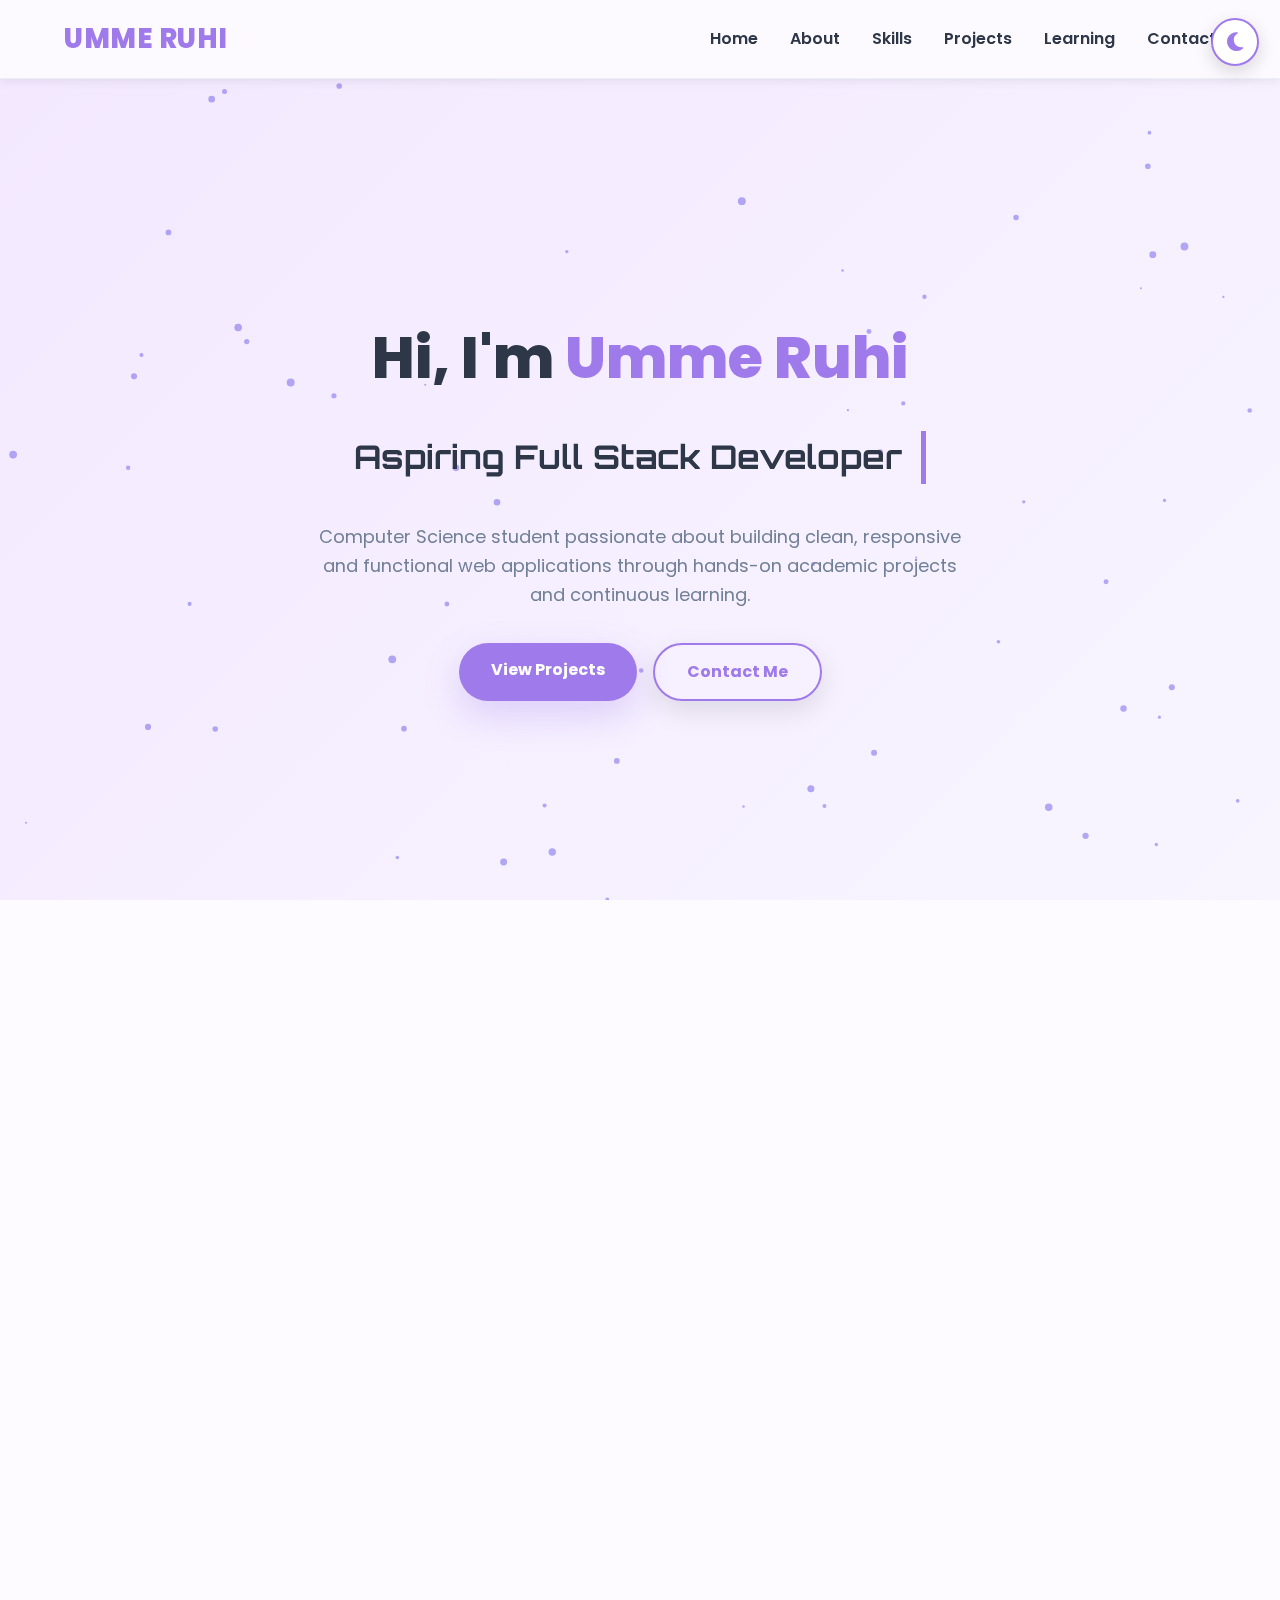
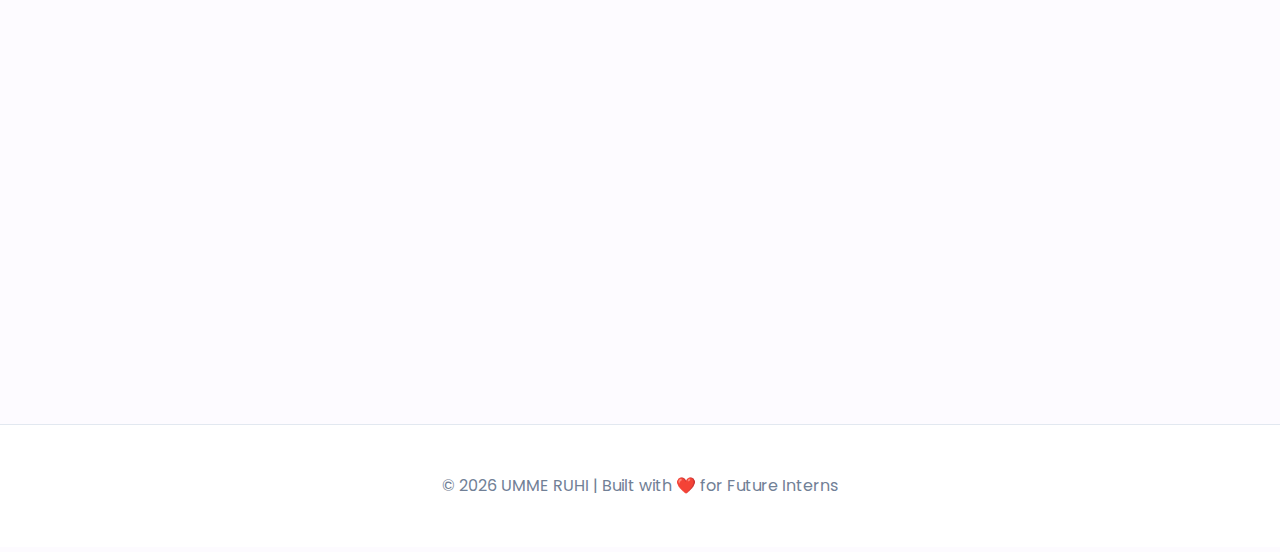
<file: index.html>
<!DOCTYPE html>
<html lang="en" data-theme="light">
<head>
  <meta charset="UTF-8" />
  <meta name="viewport" content="width=device-width, initial-scale=1.0"/>
  <meta name="description" content="Umme Ruhi - Computer Science student & aspiring Full Stack Developer | Portfolio with academic projects in web development"/>
  <title>Umme Ruhi | Aspiring Full Stack Developer</title>
  <link rel="stylesheet" href="https://cdnjs.cloudflare.com/ajax/libs/font-awesome/6.5.0/css/all.min.css"/>
  <link href="https://fonts.googleapis.com/css2?family=Poppins:wght@300;400;500;600;700&family=Orbitron:wght@500&display=swap" rel="stylesheet">
  <link rel="stylesheet" href="style.css"/>
</head>
<body>

  <!-- Theme Toggle -->
  <button class="theme-toggle" aria-label="Toggle Dark/Light Mode" title="Toggle theme">
    <i class="fas fa-moon"></i>
  </button>

  <!-- Navbar -->
  <nav class="navbar">
    <div class="container">
      <div class="logo">UMME RUHI</div>
      <ul class="nav-links">
        <li><a href="#home">Home</a></li>
        <li><a href="#about">About</a></li>
        <li><a href="#skills">Skills</a></li>
        <li><a href="#projects">Projects</a></li>
        <li><a href="#learning">Learning</a></li>
        <li><a href="#contact">Contact</a></li>
      </ul>
      <div class="hamburger">
        <span></span>
        <span></span>
        <span></span>
      </div>
    </div>
  </nav>

  <!-- Hero -->
  <section id="home" class="hero">
    <canvas id="particles-canvas"></canvas>
    <div class="container hero-content">
      <h1>Hi, I'm <span class="highlight">Umme Ruhi</span></h1>
      <h2 class="typing">Aspiring Full Stack Developer<span class="cursor"></span></h2>
      <p>Computer Science student passionate about building clean, responsive and functional web applications through hands-on academic projects and continuous learning.</p>
      <div class="hero-buttons">
        <a href="#projects" class="btn primary">View Projects</a>
        <a href="#contact" class="btn outline">Contact Me</a>
      </div>
    </div>
  </section>

  <!-- About -->
  <section id="about" class="about section-hidden">
    <div class="container">
      <h2 class="section-title">About Me</h2>
      <div class="about-content">
        <div class="about-text">
          <p>I'm a Computer Science student from Ballari, Karnataka, deeply interested in full-stack web development. I enjoy turning ideas into working applications and continuously improving my skills through structured learning and real projects.</p>

          <p>Through the <strong>Future Interns 2026</strong> program and personal practice, I've built several complete applications — strengthening both frontend design and backend logic.</p>

          <p>My current focus is on writing cleaner, more maintainable code, understanding full request-response cycles, and preparing to contribute to real-world development projects.</p>

          <p><strong>Goal:</strong> Become a reliable full-stack developer capable of building end-to-end solutions and eventually helping other students from similar backgrounds.</p>
        </div>
        <div class="avatar-gradient about-monogram">UR</div>
      </div>
    </div>
  </section>

  <!-- Skills -->
  <section id="skills" class="skills section-hidden">
    <div class="container">
      <h2 class="section-title">Technical Skills</h2>
      <div class="skills-grid">

        <div class="skill-category">
          <h3>Frontend</h3>
          <div class="skill">
            <span>HTML5 & CSS3</span>
            <div class="progress-bar"><div class="progress" style="--width: 90%"></div></div>
          </div>
          <div class="skill">
            <span>JavaScript (ES6+)</span>
            <div class="progress-bar"><div class="progress" style="--width: 75%"></div></div>
          </div>
          <div class="skill">
            <span>Responsive Design</span>
            <div class="progress-bar"><div class="progress" style="--width: 80%"></div></div>
          </div>
        </div>

        <div class="skill-category">
          <h3>Backend & Database</h3>
          <div class="skill">
            <span>PHP</span>
            <div class="progress-bar"><div class="progress" style="--width: 70%"></div></div>
          </div>
          <div class="skill">
            <span>MySQL</span>
            <div class="progress-bar"><div class="progress" style="--width: 65%"></div></div>
          </div>
        </div>

        <div class="skill-category">
          <h3>Tools & Version Control</h3>
          <div class="skill">
            <span>Git & GitHub (Basics)</span>
            <div class="progress-bar"><div class="progress" style="--width: 60%"></div></div>
          </div>
          <div class="skill">
            <span>VS Code</span>
            <div class="progress-bar"><div class="progress" style="--width: 85%"></div></div>
          </div>
        </div>

      </div>
    </div>
  </section>

  <!-- Projects -->
  <section id="projects" class="projects section-hidden">
    <div class="container">
      <h2 class="section-title">Academic Projects</h2>
      <div class="projects-grid">

        <div class="project-card">
          <img src="images/hospital.png" alt="Hospital Management System" class="project-img">
          <div class="project-info">
            <h3>Hospital Management System</h3>
            <p>Web application for managing patients, doctors, appointments, rooms and basic admin functionalities.</p>
            <div class="project-tags">
              <span>PHP</span><span>MySQL</span><span>HTML</span><span>CSS</span><span>JavaScript</span>
            </div>
            <div class="project-links">
               <a href="https://github.com/ummeruhi/hospital_management_system" target="_blank">GitHub</a>
            </div>
          </div>
        </div>

        <div class="project-card">
          <img src="images/hotel.png" alt="Hotel Management System" class="project-img">
          <div class="project-info">
            <h3>Hotel Management System</h3>
            <p>Application to handle room bookings, availability, check-in/check-out and admin dashboard.</p>
            <div class="project-tags">
              <span>PHP</span><span>MySQL</span><span>HTML</span><span>CSS</span>
            </div>
            <div class="project-links">
              <a href="https://github.com/ummeruhi/hotel_management_system" target="_blank">GitHub</a>
            </div>
          </div>
        </div>

        <!-- Smart Travel Companion -->
      <div class="project-card">
        <img src="images/travel.png" alt="Smart Travel Companion Screenshot" class="project-img">
        <div class="project-info">
          <h3>Smart Travel Companion</h3>
          <p>Web app that suggests travel plans, hotels, transport, and events for selected destinations.</p>
          <div class="project-tags">
            <span>React</span><span>Node.js</span><span>APIs</span>
          </div>
          <div class="project-links">
           <a href="https://github.com/ummeruhi/smart_travel_planner" target="_blank">GitHub</a>
          </div>
        </div>
      </div>

        <div class="project-card">
          <img src="images/ecommerce.png" alt="E-commerce Website" class="project-img">
          <div class="project-info">
            <h3>E-commerce Website</h3>
            <p>Online store simulation with product listing, cart functionality and basic checkout flow.</p>
            <div class="project-tags">
              <span>PHP</span><span>MySQL</span><span>HTML</span><span>CSS</span><span>JavaScript</span>
            </div>
            <div class="project-links">
               <a href="https://github.com/ummeruhi/e_commerce" target="_blank">GitHub</a>
            </div>
          </div>
        </div>

        <!-- AI Image Generator -->
      <div class="project-card">
        <img src="images/ai-image.png" alt="AI Image Generator Screenshot" class="project-img">
        <div class="project-info">
          <h3>AI Image Generator</h3>
          <p>Frontend-only app that generates images using AI APIs (backend not implemented).</p>
          <div class="project-tags">
            <span>HTML</span><span>CSS</span><span>JavaScript</span>
          </div>
          <div class="project-links">
             <a href="https://github.com/ummeruhi/ai_image_generator" target="_blank">GitHub</a>
          </div>
        </div>
      </div>
        <div class="project-card">
          <img src="images/portfolio.png" alt="Personal Portfolio" class="project-img">
          <div class="project-info">
            <h3>Personal Portfolio Website</h3>
            <p>Responsive single-page portfolio with dark mode, smooth animations and contact form — created for Future Interns Task 1.</p>
            <div class="project-tags">
              <span>HTML</span><span>CSS</span><span>JavaScript</span>
            </div>
            <div class="project-links">
               <a href="https://github.com/ummeruhi/FUTURE_FS_01" target="_blank">GitHub</a>
            </div>
          </div>
        </div>

      </div>
    </div>
  </section>

  <!-- Learning Journey -->
  <section id="learning" class="section-hidden" style="padding: 6rem 0; background: var(--card);">
    <div class="container">
      <h2 class="section-title">Learning Journey</h2>
      <div style="max-width: 800px; margin: 0 auto; text-align: center;">
        <p style="font-size: 1.15rem; margin-bottom: 2.5rem; color: var(--text-light);">
          I believe consistent practice and reflection are the fastest ways to grow as a developer. Right now I'm focusing on:
        </p>
        <ul style="list-style: none; display: flex; flex-wrap: wrap; gap: 1.2rem; justify-content: center; font-size: 1.05rem;">
          <li style="background: var(--primary); color: white; padding: 0.7rem 1.5rem; border-radius: 50px;">Building projects regularly</li>
          <li style="background: var(--primary); color: white; padding: 0.7rem 1.5rem; border-radius: 50px;">Improving code quality & structure</li>
          <li style="background: var(--primary); color: white; padding: 0.7rem 1.5rem; border-radius: 50px;">Better debugging & problem solving</li>
          <li style="background: var(--primary); color: white; padding: 0.7rem 1.5rem; border-radius: 50px;">Learning modern backend patterns</li>
        </ul>
      </div>
    </div>
  </section>

    <!-- Contact -->
  <section id="contact" class="contact section-hidden">
    <div class="container">
      <h2 class="section-title" style="text-align: center;">Get in Touch</h2>
      
      <form id="contact-form" class="contact-form" action="https://formspree.io/f/mjgeooev" method="POST">
        <input type="text" name="name" placeholder="Name" required/>
        <input type="email" name="_replyto" placeholder="Email" required/>
        <textarea name="message" placeholder="Message" rows="5" required></textarea>
        <input type="hidden" name="_subject" value="New message from Umme Ruhi Portfolio"/>
        <button type="submit" class="btn primary">Send Message</button>
        <p id="form-status" style="margin-top: 1.5rem; font-weight: 500; text-align: center; min-height: 1.5rem;"></p>
      </form>

      <div class="social-links">
        <a href="https://github.com/ummeruhi"><i class="fab fa-github"></i></a>
        <a href="https://www.linkedin.com/in/umme-ruhi-3a784a300"><i class="fab fa-linkedin"></i></a>
      </div>
    </div>
  </section>

  <!-- Back to Top -->
  <button class="back-to-top"><i class="fas fa-arrow-up"></i></button>

  <footer>
    <div class="container">
      <p>© 2026 UMME RUHI | Built with ❤️ for Future Interns</p>
    </div>
  </footer>

  <script src="script.js"></script>
</body>
</html>
</file>
<file: style.css>
:root{
  --primary:#9f7aea;
  --primary-dark:#7c3aed;
  --primary-light:#d6bcfa;
  --accent:#f3e8ff;
  --text:#2d3748;
  --text-light:#718096;
  --bg:#fdfbff;
  --card:#ffffff;
  --border:#e2e8f0;
  --gradient:linear-gradient(135deg,#c084fc,#9f7aea,#b794f4);

  --nav-h: 78px;
}

[data-theme="dark"]{
  --primary:#c084fc;
  --primary-dark:#b794f4;
  --primary-light:#d6bcfa;
  --accent:#2d1b4e;
  --text:#e2e8f0;
  --text-light:#a0aec0;
  --bg:#1a202c;
  --card:#2d3748;
  --border:#4a5568;
  --gradient:linear-gradient(135deg,#b794f4,#9f7aea);
}

/* Base */
*{margin:0;padding:0;box-sizing:border-box;}
html{scroll-behavior:smooth;}
body{
  font-family:'Poppins',sans-serif;
  background:var(--bg);
  color:var(--text);
  line-height:1.6;
  transition:background .35s ease,color .35s ease;
}
img{max-width:100%;display:block;}
.container{max-width:1200px;margin:0 auto;padding:0 1.5rem;}

/* Ensure anchor scroll doesn’t hide behind fixed navbar */
section{scroll-margin-top: calc(var(--nav-h) + 20px);}

/* Preloader */
.preloader{
  position:fixed;inset:0;
  background:linear-gradient(135deg,rgba(243,232,255,.92),rgba(253,251,255,.92));
  display:flex;flex-direction:column;align-items:center;justify-content:center;
  gap:1rem;z-index:5000;
  backdrop-filter:blur(12px);
  transition:opacity .35s ease,visibility .35s ease;
}
[data-theme="dark"] .preloader{
  background:linear-gradient(135deg,rgba(45,27,78,.92),rgba(26,32,44,.92));
}
.preloader.hidden{opacity:0;visibility:hidden;pointer-events:none;}
.loader{display:flex;gap:10px;}
.loader .dot{
  width:10px;height:10px;border-radius:50%;
  background:var(--primary);
  animation:bounce .7s infinite alternate;
}
.loader .dot:nth-child(2){animation-delay:.15s;}
.loader .dot:nth-child(3){animation-delay:.3s;}
@keyframes bounce{from{transform:translateY(0);opacity:.65;}to{transform:translateY(-10px);opacity:1;}}
.loader-text{color:var(--text-light);font-weight:600;}

/* Scroll progress */
.scroll-progress{
  position:fixed;top:0;left:0;width:100%;height:4px;
  z-index:2500;background:transparent;
}
.scroll-progress span{
  display:block;height:100%;width:0%;
  background:var(--gradient);
  box-shadow:0 0 18px rgba(159,122,234,.55);
}

/* Theme toggle */
.theme-toggle{
  position:fixed;top:1.15rem;right:1.3rem;z-index:2000;
  width:48px;height:48px;border-radius:50%;
  background:var(--card);
  border:2px solid var(--primary);
  color:var(--primary);
  font-size:1.35rem;
  display:flex;align-items:center;justify-content:center;
  cursor:pointer;
  box-shadow:0 6px 18px rgba(0,0,0,.14);
  transition:transform .25s ease, box-shadow .25s ease;
}
.theme-toggle:hover{transform:scale(1.07);box-shadow:0 10px 26px rgba(159,122,234,.22);}

/* Back to top */
.back-to-top{
  position:fixed;bottom:2rem;right:2rem;
  background:var(--primary);color:#fff;border:none;
  width:50px;height:50px;border-radius:50%;
  font-size:1.2rem;cursor:pointer;
  opacity:0;visibility:hidden;
  transition:opacity .3s ease,transform .3s ease,visibility .3s ease;
  z-index:1500;
}
.back-to-top.show{opacity:1;visibility:visible;}
.back-to-top:hover{transform:translateY(-3px);}

/* Navbar */
.navbar{
  position:fixed;top:0;width:100%;
  z-index:1000;
  background:rgba(253,251,255,.92);
  backdrop-filter:blur(10px);
  border-bottom:1px solid rgba(226,232,240,.65);
  box-shadow:0 2px 10px rgba(0,0,0,.08);
}
[data-theme="dark"] .navbar{
  background:rgba(26,32,44,.92);
  border-bottom:1px solid rgba(74,85,104,.65);
}
.navbar .container{
  height:var(--nav-h);
  display:flex;align-items:center;justify-content:space-between;
  gap:1.25rem;
}
.logo{
  font-size:1.7rem;font-weight:800;
  color:var(--primary);
  letter-spacing:.5px;
  user-select:none;
}

/* Nav links desktop */
.nav-links{
  list-style:none;
  display:flex;
  gap:2rem;
  align-items:center;
}
.nav-links a{
  color:var(--text);
  text-decoration:none;
  font-weight:600;
  position:relative;
  transition:color .2s ease;
}
.nav-links a:hover{color:var(--primary);}
.nav-links a::after{
  content:"";
  position:absolute;left:0;bottom:-10px;
  width:0%;height:3px;border-radius:999px;
  background:var(--gradient);
  transition:width .25s ease;
}
.nav-links a:hover::after,
.nav-links a.active::after{width:100%;}

/* Hamburger */
.hamburger{
  display:none;
  flex-direction:column;
  gap:5px;
  cursor:pointer;
}
.hamburger span{
  width:26px;height:3px;border-radius:2px;
  background:var(--text);
  transition:transform .3s ease,opacity .3s ease;
}
.hamburger.active span:nth-child(1){transform:rotate(45deg) translate(5px,5px);}
.hamburger.active span:nth-child(2){opacity:0;}
.hamburger.active span:nth-child(3){transform:rotate(-45deg) translate(6px,-6px);}

/* Hero */
.hero{
  min-height:100vh;
  display:flex;align-items:center;
  position:relative;
  padding-top:calc(var(--nav-h) + 2.2rem);
  background:linear-gradient(135deg,var(--accent),#f8f5ff);
}
[data-theme="dark"] .hero{
  background:linear-gradient(135deg,#2d1b4e,#1a202c);
}
#particles-canvas{
  position:absolute;inset:0;
  z-index:1;
  pointer-events:none;
}
.hero-content{
  position:relative;z-index:2;
  max-width:860px;
  text-align:center;
}
.badge{
  display:inline-flex;
  align-items:center;
  gap:.55rem;
  background:rgba(159,122,234,.14);
  border:1px solid rgba(159,122,234,.25);
  padding:.55rem 1rem;
  border-radius:999px;
  font-weight:700;
  color:var(--text);
  width:fit-content;
  margin:0 auto 1.2rem;
  backdrop-filter:blur(10px);
}
.hero h1{
  font-size:3.6rem;
  font-weight:800;
  margin-bottom:.7rem;
}
.highlight{color:var(--primary);}
.typing{
  font-family:'Orbitron',sans-serif;
  font-size:2.05rem;
  margin:1rem 0 2rem;
  white-space:nowrap;
  overflow:hidden;
  display:inline-block;
  border-right:5px solid var(--primary);
  padding-right:.6em;
  max-width:100%;
  animation:typing 3.8s steps(38) forwards, blink .92s step-end infinite;
}
@keyframes typing{from{width:0;}to{width:100%;}}
@keyframes blink{from,to{border-color:var(--primary);}50%{border-color:transparent;}}
.hero p{
  font-size:1.12rem;
  color:var(--text-light);
  max-width:650px;
  margin:0 auto 2.1rem;
}

/* Buttons */
.btn{
  display:inline-block;
  padding:.9rem 2rem;
  border-radius:999px;
  font-weight:700;
  text-decoration:none;
  transition:transform .2s ease, box-shadow .2s ease, background .2s ease, color .2s ease;
  box-shadow:0 10px 28px rgba(0,0,0,.10);
}
.btn.primary{
  background:var(--primary);
  color:#fff;
  box-shadow:0 14px 35px rgba(159,122,234,.28);
}
.btn.primary:hover{background:var(--primary-dark);transform:translateY(-3px);}
.btn.outline{
  border:2px solid var(--primary);
  color:var(--primary);
  background:transparent;
}
.btn.outline:hover{background:var(--primary);color:#fff;transform:translateY(-3px);}
.hero-buttons{display:flex;gap:1rem;justify-content:center;flex-wrap:wrap;}

/* Section reveal */
.section-hidden{opacity:0;transform:translateY(50px);transition:all 1s ease;}
.section-visible{opacity:1;transform:translateY(0);}

.section-title{
  text-align:center;
  font-size:2.55rem;
  margin-bottom:3rem;
  color:var(--primary);
  position:relative;
}
.section-title::after{
  content:"";
  width:70px;height:4px;border-radius:999px;
  background:var(--primary);
  position:absolute;
  bottom:-12px;left:50%;
  transform:translateX(-50%);
}

/* About */
.about{padding:10rem 0 12rem;}
.about-content{
  display:grid;
  grid-template-columns:1fr 220px;
  gap:4rem;
  align-items:center;
}
.about-text p{margin-bottom:1.1rem;font-size:1.05rem;}

/* Monogram avatar */
.avatar-gradient{
  width:160px;height:160px;border-radius:50%;
  background:var(--gradient);
  display:flex;align-items:center;justify-content:center;
  color:#fff;font-size:4.8rem;font-weight:900;
  box-shadow:0 12px 40px rgba(159,122,234,.35);
  transition:transform .35s ease;
  margin:0 auto;
}
.avatar-gradient:hover{transform:scale(1.06);}

/* Skills */
.skills{padding:8rem 0 12rem;background:var(--card);}
.skills-grid{
  display:grid;
  grid-template-columns:repeat(auto-fit,minmax(320px,1fr));
  gap:3rem;
}
.skill-category h3{
  text-align:center;
  color:var(--primary);
  margin-bottom:1.4rem;
  font-size:1.45rem;
}
.skill span{display:block;font-weight:700;margin-bottom:.6rem;}
.progress-bar{
  height:10px;border-radius:999px;
  background:var(--border);
  overflow:hidden;
}
.progress{
  height:100%;
  width:0;
  background:var(--gradient);
  transition:width 1.6s ease-out;
}

/* Projects */
.projects{padding:8rem 0 12rem;}
.projects-grid{
  display:grid;
  grid-template-columns:repeat(auto-fit,minmax(320px,1fr));
  gap:2.2rem;
}
.project-card{
  background:var(--card);
  border:1px solid var(--border);
  border-radius:16px;
  overflow:hidden;
  box-shadow:0 8px 24px rgba(0,0,0,.10);
  transition:transform .35s ease, box-shadow .35s ease;
  position:relative;
}
.project-card:hover{
  transform:translateY(-10px);
  box-shadow:0 22px 45px rgba(159,122,234,.16);
}
.project-img{width:100%;height:200px;object-fit:cover;}
.project-info{padding:1.6rem;}
.project-tags{
  display:flex;flex-wrap:wrap;
  gap:.6rem;margin:1rem 0;
}
.project-tags span{
  background:var(--primary);
  color:#fff;
  padding:.4rem 1rem;
  border-radius:999px;
  font-size:.85rem;
  font-weight:700;
}
.project-links a{
  color:var(--primary);
  text-decoration:none;
  margin-right:1rem;
  font-weight:700;
}
.project-links a:hover{text-decoration:underline;}

/* Learning */
.learning{padding:6rem 0;background:var(--card);}
.learning-wrap{max-width:860px;margin:0 auto;text-align:center;}
.learning-wrap p{color:var(--text-light);font-size:1.1rem;margin-bottom:2rem;}
.pill-list{
  list-style:none;
  display:flex;
  justify-content:center;
  flex-wrap:wrap;
  gap:1rem;
}
.pill-list li{
  background:var(--primary);
  color:#fff;
  padding:.7rem 1.25rem;
  border-radius:999px;
  font-weight:800;
  box-shadow:0 12px 30px rgba(159,122,234,.25);
}

/* Contact */
.contact{padding:8rem 0 12rem;}
.contact-form{
  max-width:600px;
  margin:0 auto 3rem;
  display:flex;
  flex-direction:column;
  gap:1.2rem;
}
.contact-form input,
.contact-form textarea{
  padding:1rem 1.4rem;
  border:1px solid var(--border);
  border-radius:12px;
  background:var(--card);
  color:var(--text);
  font-size:1rem;
}
.form-status{
  margin-top:1.2rem;
  font-weight:800;
  text-align:center;
  min-height:1.5rem;
}
.social-links{
  text-align:center;
  margin-top:2rem;
}
.social-links a{
  font-size:2.1rem;
  color:var(--text-light);
  margin:0 1.1rem;
  transition:color .2s ease, transform .2s ease;
}
.social-links a:hover{color:var(--primary);transform:translateY(-2px);}

/* Footer */
footer{
  text-align:center;
  padding:3rem 0;
  background:var(--card);
  color:var(--text-light);
  border-top:1px solid var(--border);
}

/* Mobile */
@media (max-width: 768px){
  :root{ --nav-h: 72px; }

  .hero h1{font-size:2.7rem;}
  .typing{font-size:1.55rem;}

  .about-content{grid-template-columns:1fr;text-align:center;}
  .avatar-gradient{margin-top:2rem;}

  /* Mobile menu dropdown */
  .hamburger{display:flex;}
  .nav-links{
    position:absolute;
    top:var(--nav-h);
    left:0;
    width:100%;
    background:var(--card);
    flex-direction:column;
    gap:1.2rem;
    padding:1.2rem 0 1.5rem;
    border-bottom:1px solid var(--border);
    transform:translateY(-120%);
    opacity:0;
    pointer-events:none;
    transition:transform .3s ease, opacity .3s ease;
  }
  .nav-links.active{
    transform:translateY(0);
    opacity:1;
    pointer-events:auto;
  }
}

/* Reduced motion */
@media (prefers-reduced-motion: reduce){
  html{scroll-behavior:auto;}
  .typing{animation:none;border-right:0;}
  .section-hidden{transition:none;}
}
</file>
